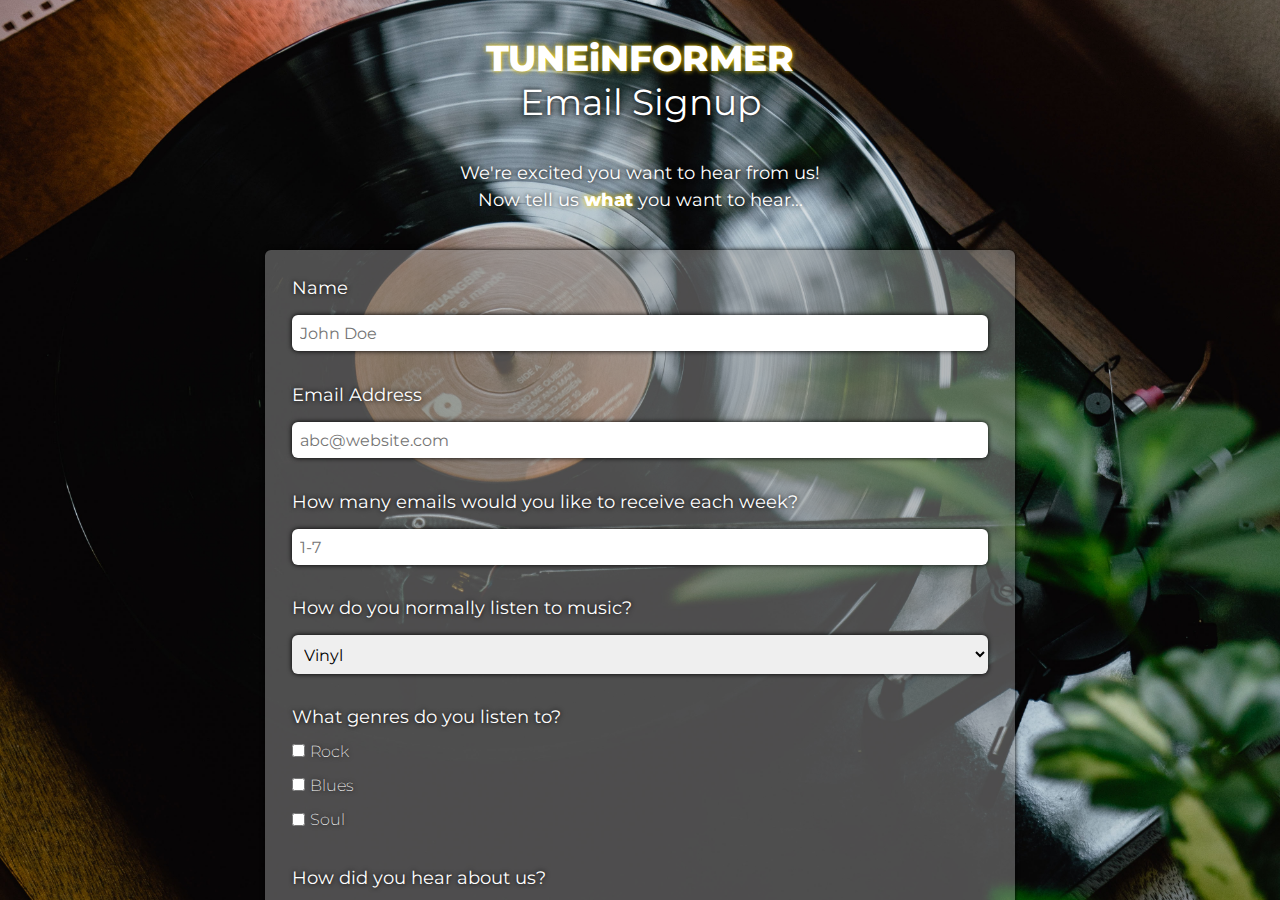
<file: index.html>
<!DOCTYPE html>
<html lang="en">
<head>
    <meta charset="UTF-8">
    <meta name="viewport" content="width=device-width, initial-scale=1.0">
    <title>TUNEiNFORMER Email Signup</title>
    <link rel="stylesheet" href="./css/style.css" type="text/css">
    <link rel="preconnect" href="https://fonts.gstatic.com">
    <link href="https://fonts.googleapis.com/css2?family=Montserrat:ital,wght@0,200;0,400;0,800;1,400&display=swap" rel="stylesheet">
    <link rel="apple-touch-icon" sizes="180x180" href="./resources/apple-touch-icon.png">
    <link rel="icon" type="image/png" sizes="32x32" href="./resources/favicon-32x32.png">
    <link rel="icon" type="image/png" sizes="16x16" href="./resources/favicon-16x16.png">
    <link rel="manifest" href="./resources/site.webmanifest">
</head>
<body>

<div id="background-img">
    
    <h1 id="title"><span id="brand-name">TUNEiNFORMER</span><br>Email Signup</h1>

    <p id="description">We're excited you want to hear from us!<br>Now tell us <strong>what</strong> you want to hear...</p>

    <form id="survey-form" action="./thankyou.html" target="">

        <label id="name-label" for="name">Name</label>
        <br>
        <input class="round" id="name" name="name" type="text" required placeholder="John Doe">
        <br>

        <label id="email-label" for="email">Email Address</label>
        <br>
        <input class="round" id="email" name="email" type="email" required placeholder="abc@website.com">
        <br>

        <label id="number-label" for="number">How many emails would you like to receive each week?</label>
        <input class="round" id="number" name="frequency" type="number" min="1" max="7" placeholder="1-7">
        <br>

        <label for="dropdown">How do you normally listen to music?</label>
        <select name="listening-format" class="round" id="dropdown">
            <option value="vinyl">Vinyl</option>
            <option value="streaming-service">Streaming Service</option>
            <option value="MP3-CD">MP3/CD</option>
            <option value="other">Other</option>
        </select>
        <br>

        <p>What genres do you listen to?</p>
        <input type="checkbox" name="genre1" id="genre1" value="rock">
        <label for="genre1">Rock</label>
        <br>
        <input type="checkbox" name="genre2" id="genre2" value="blues">
        <label for="genre2">Blues</label>
        <br>
        <input type="checkbox" name="genre3" id="genre3" value="soul">
        <label for="genre3">Soul</label>
        <br>

        <p id="hear-about">How did you hear about us?</p>
        <input type="radio" id="option1" value="option1" name="heard-about-us">
        <label for="option1">Word of mouth</label>
        <br>
        <input type="radio" id="option2" value="option2" name="heard-about-us">
        <label for="option2">Online</label>
        <br>
        <input type="radio" id="option3" value="option3" name="heard-about-us">
        <label for="option3">Advertisement</label>
        <br>

        <label for="additional-info">Additional Information</label>
        <textarea name="additional-info" class="round" id="additional-info" cols="30" rows="5" placeholder="How can we personalize your experience?"></textarea>
        
        <input class="round" id="submit" type="submit" value="Submit">

    </form>
    
    <br>

    <footer>&copy;Austin Reeves 2020</footer>

    <!--<script src="https://cdn.freecodecamp.org/testable-projects-fcc/v1/bundle.js"></script>-->

</div>

</body>
</html>
</file>
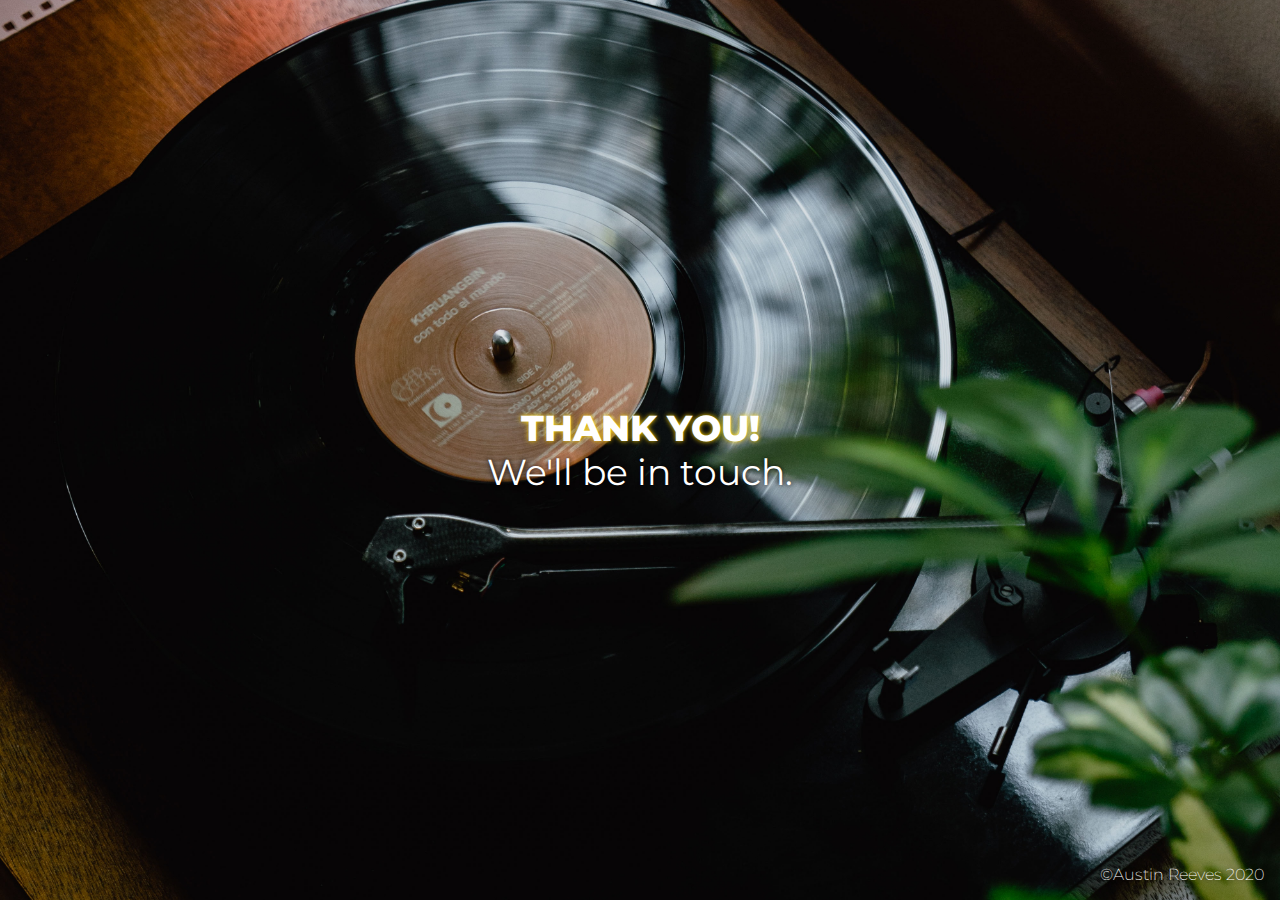
<file: thankyou.html>
<!DOCTYPE html>
<html lang="en">
<head>
    <meta charset="UTF-8">
    <meta name="viewport" content="width=device-width, initial-scale=1.0">
    <title>TUNEiNFORMER Email Signup</title>
    <link rel="stylesheet" href="./css/style2.css" type="text/css">
    <link rel="preconnect" href="https://fonts.gstatic.com">
    <link href="https://fonts.googleapis.com/css2?family=Montserrat:ital,wght@0,200;0,400;0,800;1,400&display=swap" rel="stylesheet">
    <link rel="apple-touch-icon" sizes="180x180" href="./resources/apple-touch-icon.png">
    <link rel="icon" type="image/png" sizes="32x32" href="./resources/favicon-32x32.png">
    <link rel="icon" type="image/png" sizes="16x16" href="./resources/favicon-16x16.png">
    <link rel="manifest" href="./resources/site.webmanifest">
</head>
<body>

    <h1><strong>THANK YOU!</strong><br>We'll be in touch.</h1>

    <footer>&copy;Austin Reeves 2020</footer>
    
</body>
</html>
</file>
<file: css/style.css>
* {
    box-sizing: border-box;
    font-family: 'Montserrat', sans-serif;
    padding: 0;
    border: none;
    margin: 0;
    outline: none;
    color: white;
    text-shadow: black 0 0 5px;
}

html {
    font-size: 18px;
}

#background-img {
    height: 100vh;
    width: 100vw;
    background-image: url(../resources/kevin-mccutcheon-TcSckNRL9J8-unsplash.jpg);
    background-position: left 50% top 25%;
    background-size: cover;
    background-repeat: no-repeat;
    overflow-y: scroll;
}

input, select, option, textarea {
    margin: 1em 0 2em 0;
    font-size: .9rem;
}

#title, #description {
    text-align: center;
}

#title {
    margin-top: 1em;
    font-weight: 400;
}

#brand-name, strong {
    font-weight: 800;
    text-shadow: gold 0 0 5px;
}

#description {
    line-height: 1.5em;
    margin: 2em;
}

#survey-form {
    background: rgba(150, 150, 150, 0.5);
    border-radius: .33rem;
    width: 80%;
    max-width: 750px;
    padding: 1.5em;
    margin: 0 auto 10% auto;
    box-shadow: 0 0 5px black;
}

.round {
    width: 100%;
    padding: .5em;
    text-align: left;
    color: black;
    border-radius: .33rem;
    box-shadow: 0 0 5px black;
    text-shadow: none;
}

input[type="radio"], input[type="checkbox"] {
    margin: 1em 0 0 0;
}

label[for*="genre"], label[for*="option"] {
    font-weight: 200;
    font-size: .9rem;
}

#hear-about, label[for="additional-info"] {
    display: block;
    margin-top: 2em;
}

#submit {
    color: white;
    background-color: hsl(120, 100%, 25%);
    text-align: center;
    text-shadow: black 0 0 5px;
    cursor: pointer;
}

footer {
    text-align: right;
    font-size: .9rem;
    padding: 1em;
    font-weight: 200;
}
</file>
<file: css/style2.css>
* {
    box-sizing: border-box;
    font-family: 'Montserrat', sans-serif;
    padding: 0;
    border: 0;
    margin: 0;
    outline: none;
    color: white;
    text-shadow: black 0 0 5px;
}

html {
    font-size: 18px;
}

body {
    display: flex;
    height: 100vh;
    width: 100vw;
    align-items: center;
    justify-content: center;
    background-image: url(../resources/kevin-mccutcheon-TcSckNRL9J8-unsplash.jpg);
    background-position: left 50% top 25%;
    background-size: cover;
    background-repeat: no-repeat;
}

h1 {
    text-align: center;
    font-weight: 400;
}

strong {
    font-weight: 800;
    text-shadow: gold 0 0 5px;
}

footer {
    position: absolute;
    bottom: 0;
    right: 0;
    padding: 1em;
    font-size: .9rem;
    font-weight: 200;
    text-align: right;
}
</file>
